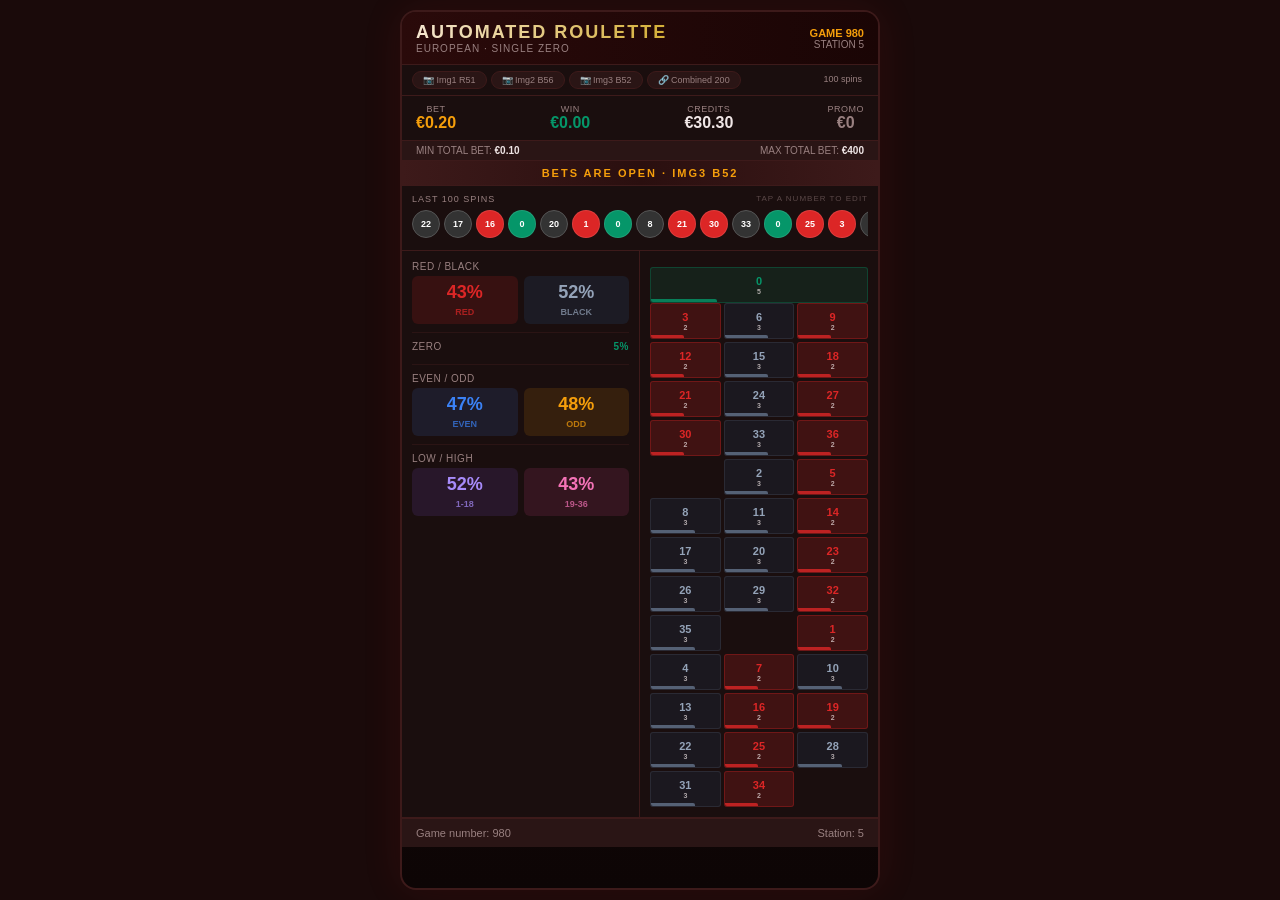
<file: replica/index.html>
<!DOCTYPE html>
<html lang="en">
<head>
<meta charset="UTF-8">
<meta name="viewport" content="width=device-width, initial-scale=1.0, maximum-scale=1.0, user-scalable=no">
<title>Roulette Dashboard Replica</title>
<link rel="stylesheet" href="replica.css">
</head>
<body>

<!-- EDIT OVERLAY -->
<div class="edit-overlay" id="editOverlay">
  <div class="edit-title">Edit <span id="editNumberLabel">#0</span> — hit count for last 100</div>
  <div class="edit-row">
    <input type="number" id="editCountInput" min="0" max="100" value="0">
    <button style="background:var(--green);color:white" onclick="confirmEdit()">✓</button>
    <button style="background:var(--panel-light);color:var(--text-dim)" onclick="closeEdit()">✗</button>
  </div>
</div>

<div class="dashboard" id="app">

  <!-- TOP BAR -->
  <div class="top-bar">
    <div>
      <div class="title">AUTOMATED ROULETTE</div>
      <div class="subtitle">EUROPEAN · SINGLE ZERO</div>
    </div>
    <div style="text-align:right">
      <div style="font-size:11px;color:var(--gold);font-weight:700" id="gameNumber">GAME 980</div>
      <div style="font-size:10px;color:var(--text-dim)" id="stationLabel">STATION 5</div>
    </div>
  </div>

  <!-- SESSION SWITCHER -->
  <div class="session-switcher" id="sessionSwitcher">
    <button class="session-btn" onclick="loadSession('image1',this)">📷 Img1 R51</button>
    <button class="session-btn" onclick="loadSession('image2',this)">📷 Img2 B56</button>
    <button class="session-btn active" onclick="loadSession('image3',this)">📷 Img3 B52</button>
    <button class="session-btn" onclick="loadSession('combined',this)">🔗 Combined 200</button>
    <span style="font-size:9px;color:var(--text-dim);margin-left:auto;padding:3px 6px" id="totalSpinsLabel">100 spins</span>
  </div>

  <!-- BET INFO -->
  <div class="bet-info">
    <div class="bet-info-item">
      <div class="label">BET</div>
      <div class="value gold" id="currentBet">€0.20</div>
    </div>
    <div class="bet-info-item">
      <div class="label">WIN</div>
      <div class="value green" id="currentWin">€0.00</div>
    </div>
    <div class="bet-info-item">
      <div class="label">CREDITS</div>
      <div class="value" id="credits">€30.30</div>
    </div>
    <div class="bet-info-item">
      <div class="label">PROMO</div>
      <div class="value" style="color:var(--text-dim)" id="promo">€0</div>
    </div>
  </div>
  <div class="bet-limits">
    <span>MIN TOTAL BET: <strong style="color:var(--text)">€0.10</strong></span>
    <span>MAX TOTAL BET: <strong style="color:var(--text)">€400</strong></span>
  </div>

  <!-- STATUS -->
  <div class="status-bar" id="statusBar">BETS ARE OPEN</div>

  <!-- RESULTS STRIP -->
  <div class="results-strip">
    <div class="header">LAST 100 SPINS <span style="float:right;font-size:8px;opacity:0.5">tap a number to edit</span></div>
    <div class="results-balls" id="resultsStrip"></div>
  </div>

  <!-- MAIN CONTENT -->
  <div class="main-content">

    <!-- LEFT: STATS PANEL -->
    <div class="stats-panel" id="statsPanel">
      <div class="stat-row">
        <div class="stat-label">RED / BLACK</div>
        <div class="stat-pair">
          <div class="stat-box red-bg"><span class="stat-pct" id="redPct">43%</span><span class="stat-name">RED</span></div>
          <div class="stat-box black-bg"><span class="stat-pct" id="blackPct">52%</span><span class="stat-name">BLACK</span></div>
        </div>
      </div>
      <div class="stat-row">
        <div class="stat-label" style="display:flex;justify-content:space-between">ZERO <span id="greenPct" style="color:var(--green);font-weight:700">5%</span></div>
      </div>
      <div class="stat-row">
        <div class="stat-label">EVEN / ODD</div>
        <div class="stat-pair">
          <div class="stat-box even-bg"><span class="stat-pct" id="evenPct">47%</span><span class="stat-name">EVEN</span></div>
          <div class="stat-box odd-bg"><span class="stat-pct" id="oddPct">48%</span><span class="stat-name">ODD</span></div>
        </div>
      </div>
      <div class="stat-row">
        <div class="stat-label">LOW / HIGH</div>
        <div class="stat-pair">
          <div class="stat-box low-bg"><span class="stat-pct" id="lowPct">52%</span><span class="stat-name">1-18</span></div>
          <div class="stat-box high-bg"><span class="stat-pct" id="highPct">43%</span><span class="stat-name">19-36</span></div>
        </div>
      </div>
    </div>

    <!-- RIGHT: BOARD -->
    <div class="board-panel">
      <div class="board-zero" id="boardZero"></div>
      <div class="board-grid" id="boardGrid"></div>
    </div>

  </div>

  <!-- BOTTOM BAR -->
  <div class="bottom-bar">
    <span id="bottomGameInfo">Game number: 980</span>
    <span id="bottomStation">Station: 5</span>
  </div>

</div>

<script src="../portfolio-engine.js"></script>
<script>
// ===========================
// DASHBOARD REPLICA ENGINE
// ===========================

// SESSION DATA
const SESSIONS = {
  image1: { red: 51, black: 44, green: 5, even: 47, odd: 48, low: 46, high: 49, total: 100, label: 'Img1 R51', game: '—', station: '—' },
  image2: { red: 39, black: 56, green: 5, even: 43, odd: 52, low: 53, high: 42, total: 100, label: 'Img2 B56', game: '2016', station: '—' },
  image3: { red: 43, black: 52, green: 5, even: 47, odd: 48, low: 52, high: 43, total: 100, label: 'Img3 B52', game: '980', station: '5' },
  combined: { red: 90, black: 100, green: 10, even: 90, odd: 100, low: 99, high: 91, total: 200, label: 'Combined', game: '—', station: 'ALL' }
};

let currentSession = 'image3';
let currentCounts = {};
let currentResults = [];

// ===========================
// INIT
// ===========================
function init() {
  loadSession('image3');
}

// ===========================
// LOAD SESSION
// ===========================
function loadSession(name, btn) {
  currentSession = name;
  const s = SESSIONS[name];
  if (!s) return;
  
  // Highlight button
  document.querySelectorAll('.session-btn').forEach(b => b.classList.remove('active'));
  if (btn) btn.classList.add('active');
  
  // Generate per-number counts from aggregates
  const counts = {};
  for (let n = 0; n <= 36; n++) {
    if (n === 0) {
      counts[n] = Math.round(s.green);
    } else if (ROU.isRed(n)) {
      counts[n] = Math.max(1, Math.round(s.red / 18));
    } else {
      counts[n] = Math.max(1, Math.round(s.black / 18));
    }
  }
  currentCounts = counts;
  
  // Generate results sequence (simulated from counts)
  currentResults = generateResults(counts, 20);
  
  // Update UI
  updateStats(s);
  updateBoard(counts, s.total);
  updateResultsStrip(currentResults);
  updateInfo(s);
  
  document.getElementById('totalSpinsLabel').textContent = s.total + ' spins';
  document.getElementById('statusBar').textContent = 'BETS ARE OPEN · ' + s.label;
}

// ===========================
// GENERATE RESULTS
// ===========================
function generateResults(counts, count) {
  const nums = [];
  const entries = Object.entries(counts).map(([k, v]) => ({ num: parseInt(k), weight: v }));
  const totalWeight = entries.reduce((s, e) => s + e.weight, 0);
  
  for (let i = 0; i < count; i++) {
    let r = Math.random() * totalWeight;
    for (const e of entries) {
      r -= e.weight;
      if (r <= 0) { nums.push(e.num); break; }
    }
  }
  return nums;
}

// ===========================
// UPDATE STATS
// ===========================
function updateStats(s) {
  document.getElementById('redPct').textContent = s.red + '%';
  document.getElementById('blackPct').textContent = s.black + '%';
  document.getElementById('greenPct').textContent = s.green + '%';
  document.getElementById('evenPct').textContent = s.even + '%';
  document.getElementById('oddPct').textContent = s.odd + '%';
  document.getElementById('lowPct').textContent = s.low + '%';
  document.getElementById('highPct').textContent = s.high + '%';
}

// ===========================
// UPDATE BOARD
// ===========================
function updateBoard(counts, total) {
  // Zero row
  const zeroDiv = document.getElementById('boardZero');
  const zeroCount = counts[0] || 0;
  const zeroBayes = (1 + zeroCount) / (37 + total);
  zeroDiv.innerHTML = `
    <div class="board-cell green-cell" onclick="openEdit(0)">
      <span class="num">0</span>
      <div class="prob-bar" style="width:${zeroBayes * 1500}px;background:var(--green)"></div>
      <span class="prob-label">${zeroCount}</span>
    </div>`;

  // Regular numbers in 3-column layout
  const grid = document.getElementById('boardGrid');
  let html = '';
  
  // European layout rows
  const layout = [
    [3, 6, 9, 12, 15, 18, 21, 24, 27, 30, 33, 36],
    [2, 5, 8, 11, 14, 17, 20, 23, 26, 29, 32, 35],
    [1, 4, 7, 10, 13, 16, 19, 22, 25, 28, 31, 34]
  ];
  
  for (const row of layout) {
    for (const num of row) {
      const count = counts[num] || 0;
      const bayesP = (1 + count) / (37 + total);
      const colour = ROU.isRed(num) ? 'red' : 'black';
      const cellClass = colour === 'red' ? 'red-cell' : 'black-cell';
      
      html += `<div class="board-cell ${cellClass}" onclick="openEdit(${num})">
        <span class="num">${num}</span>
        <div class="prob-bar" style="width:${Math.min(60, bayesP * 1500)}px;background:${colour === 'red' ? '#dc2626' : '#64748b'}"></div>
        <span class="prob-label">${count}</span>
      </div>`;
    }
    html += '<div style="width:100%;height:0"></div>'; // row break
  }
  
  grid.innerHTML = html;
}

// ===========================
// UPDATE RESULTS STRIP
// ===========================
function updateResultsStrip(results) {
  const strip = document.getElementById('resultsStrip');
  let html = '';
  for (const num of results) {
    const colour = num === 0 ? 'green' : ROU.isRed(num) ? 'red' : 'black';
    html += `<div class="result-ball ${colour}">${num}</div>`;
  }
  strip.innerHTML = html;
}

// ===========================
// UPDATE INFO
// ===========================
function updateInfo(s) {
  document.getElementById('gameNumber').textContent = s.game ? `GAME ${s.game}` : 'GAME —';
  document.getElementById('stationLabel').textContent = s.station ? `STATION ${s.station}` : 'STATION —';
  document.getElementById('bottomGameInfo').textContent = s.game ? `Game number: ${s.game}` : 'Game: —';
  document.getElementById('bottomStation').textContent = s.station ? `Station: ${s.station}` : 'Station: —';
}

// ===========================
// EDIT NUMBER COUNT
// ===========================
let editingNumber = null;

function openEdit(num) {
  editingNumber = num;
  document.getElementById('editNumberLabel').textContent = `#${num} (${num === 0 ? '🟢' : ROU.isRed(num) ? '🔴' : '⚫'})`;
  document.getElementById('editCountInput').value = currentCounts[num] || 0;
  document.getElementById('editOverlay').classList.add('show');
}

function confirmEdit() {
  if (editingNumber === null) return;
  const val = parseInt(document.getElementById('editCountInput').value) || 0;
  currentCounts[editingNumber] = Math.max(0, val);
  
  // Recalculate totals
  const total = Object.values(currentCounts).reduce((a, b) => a + b, 0);
  let red = 0, black = 0, green = 0;
  for (const [k, v] of Object.entries(currentCounts)) {
    const n = parseInt(k);
    if (n === 0) green += v;
    else if (ROU.isRed(n)) red += v;
    else black += v;
  }
  
  // Update stats
  document.getElementById('redPct').textContent = total > 0 ? Math.round(red / total * 100) + '%' : '0%';
  document.getElementById('blackPct').textContent = total > 0 ? Math.round(black / total * 100) + '%' : '0%';
  document.getElementById('greenPct').textContent = total > 0 ? Math.round(green / total * 100) + '%' : '0%';
  document.getElementById('totalSpinsLabel').textContent = total + ' spins';
  
  // Update board
  updateBoard(currentCounts, total);
  
  // Update results strip
  currentResults = generateResults(currentCounts, 20);
  updateResultsStrip(currentResults);
  
  closeEdit();
}

function closeEdit() {
  editingNumber = null;
  document.getElementById('editOverlay').classList.remove('show');
}

// ===========================
// START
// ===========================
document.addEventListener('DOMContentLoaded', init);
</script>
</body>
</html>
</file>
<file: replica/replica.css>
/* Roulette Dashboard Replica — matches casino screen layout */
:root {
  --bg: #1a0a0a;
  --surface: #2d0f0f;
  --panel: #1a0e0e;
  --panel-light: #2a1515;
  --border: #3d1a1a;
  --red: #dc2626;
  --red-glow: rgba(220,38,38,0.3);
  --black: #1e293b;
  --green: #059669;
  --gold: #f59e0b;
  --text: #f0e6e6;
  --text-dim: #998080;
  --accent: #3b82f6;
}

* { box-sizing: border-box; margin: 0; padding: 0; }
body {
  font-family: -apple-system, BlinkMacSystemFont, 'Segoe UI', Roboto, sans-serif;
  background: var(--bg);
  color: var(--text);
  min-height: 100vh;
  display: flex;
  justify-content: center;
}

.dashboard {
  width: 100%;
  max-width: 480px;
  background: linear-gradient(180deg, #1a0a0a 0%, #0d0505 100%);
  border: 2px solid var(--border);
  border-radius: 16px;
  overflow: hidden;
  margin: 10px;
  box-shadow: 0 0 40px rgba(220,38,38,0.1);
}

/* ── TOP BAR ── */
.top-bar {
  background: linear-gradient(90deg, #2a0a0a, #1a0505);
  padding: 10px 14px;
  display: flex;
  justify-content: space-between;
  align-items: center;
  border-bottom: 1px solid var(--border);
}
.top-bar .title {
  font-size: 18px;
  font-weight: 800;
  letter-spacing: 2px;
  background: linear-gradient(90deg, #f5e6d0, #d4af37);
  -webkit-background-clip: text;
  -webkit-text-fill-color: transparent;
}
.top-bar .subtitle { font-size: 10px; color: var(--text-dim); letter-spacing: 1px; }

/* ── BET INFO ROW ── */
.bet-info {
  display: flex;
  justify-content: space-between;
  padding: 8px 14px;
  background: var(--panel);
  border-bottom: 1px solid var(--border);
}
.bet-info-item { text-align: center; }
.bet-info-item .label { font-size: 9px; color: var(--text-dim); text-transform: uppercase; letter-spacing: 0.5px; }
.bet-info-item .value { font-size: 16px; font-weight: 700; }
.bet-info-item .value.gold { color: var(--gold); }
.bet-info-item .value.green { color: var(--green); }
.bet-limits {
  display: flex;
  justify-content: space-between;
  padding: 4px 14px;
  font-size: 10px;
  color: var(--text-dim);
  background: var(--panel-light);
  border-bottom: 1px solid var(--border);
}

/* ── STATUS BAR ── */
.status-bar {
  text-align: center;
  padding: 6px;
  background: linear-gradient(90deg, #3d1a1a, #2a0f0f, #3d1a1a);
  font-size: 11px;
  font-weight: 600;
  text-transform: uppercase;
  letter-spacing: 2px;
  color: var(--gold);
  border-bottom: 1px solid var(--border);
}

/* ── RESULTS STRIP ── */
.results-strip {
  padding: 8px 10px;
  background: var(--panel);
  border-bottom: 1px solid var(--border);
}
.results-strip .header {
  font-size: 9px;
  color: var(--text-dim);
  text-transform: uppercase;
  letter-spacing: 1px;
  margin-bottom: 6px;
}
.results-balls {
  display: flex;
  gap: 4px;
  overflow-x: auto;
  padding-bottom: 4px;
}
.result-ball {
  width: 28px;
  height: 28px;
  border-radius: 50%;
  display: flex;
  align-items: center;
  justify-content: center;
  font-size: 9px;
  font-weight: 700;
  flex-shrink: 0;
  border: 1px solid rgba(255,255,255,0.1);
}
.result-ball.red { background: var(--red); color: white; }
.result-ball.black { background: #333; color: white; border-color: #555; }
.result-ball.green { background: var(--green); color: white; }

/* ── MAIN CONTENT ── */
.main-content {
  display: grid;
  grid-template-columns: 1fr 1fr;
  gap: 0;
  border-bottom: 1px solid var(--border);
}

/* LEFT: Stats Panel */
.stats-panel {
  padding: 10px;
  background: var(--panel);
  border-right: 1px solid var(--border);
}
.stat-row {
  margin-bottom: 8px;
  padding-bottom: 8px;
  border-bottom: 1px solid rgba(61,26,26,0.5);
}
.stat-row:last-child { border-bottom: none; margin-bottom: 0; padding-bottom: 0; }
.stat-row .stat-label {
  font-size: 10px;
  color: var(--text-dim);
  text-transform: uppercase;
  letter-spacing: 0.5px;
  margin-bottom: 4px;
}
.stat-row .stat-pair {
  display: flex;
  gap: 6px;
  align-items: center;
}
.stat-pair .stat-box {
  flex: 1;
  padding: 6px 8px;
  border-radius: 6px;
  text-align: center;
  font-size: 13px;
  font-weight: 700;
}
.stat-pair .stat-box .stat-pct { font-size: 18px; display: block; }
.stat-pair .stat-box .stat-name { font-size: 9px; opacity: 0.7; }
.stat-box.red-bg { background: rgba(220,38,38,0.15); color: var(--red); }
.stat-box.black-bg { background: rgba(30,41,59,0.5); color: #94a3b8; }
.stat-box.green-bg { background: rgba(5,150,105,0.15); color: var(--green); }
.stat-box.even-bg { background: rgba(59,130,246,0.12); color: var(--accent); }
.stat-box.odd-bg { background: rgba(245,158,11,0.12); color: var(--gold); }
.stat-box.low-bg { background: rgba(139,92,246,0.12); color: #a78bfa; }
.stat-box.high-bg { background: rgba(236,72,153,0.12); color: #f472b6; }

/* RIGHT: Board Grid */
.board-panel {
  padding: 10px;
  background: var(--panel);
}
.board-grid {
  display: grid;
  grid-template-columns: repeat(3, 1fr);
  gap: 3px;
}
.board-cell {
  padding: 4px 2px;
  border-radius: 3px;
  text-align: center;
  font-size: 10px;
  font-weight: 700;
  position: relative;
  overflow: hidden;
  cursor: pointer;
  transition: all 0.2s;
  min-height: 36px;
  display: flex;
  flex-direction: column;
  align-items: center;
  justify-content: center;
}
.board-cell:hover {
  transform: scale(1.05);
  z-index: 2;
}
.board-cell .num { position: relative; z-index: 1; font-size: 11px; }
.board-cell .prob-bar {
  position: absolute;
  bottom: 0;
  left: 0;
  height: 3px;
  border-radius: 0 2px 0 0;
  opacity: 0.8;
  transition: width 0.3s;
}
.board-cell .prob-label {
  position: relative;
  z-index: 1;
  font-size: 7px;
  opacity: 0.7;
  margin-top: 1px;
}
.board-cell.red-cell { background: rgba(220,38,38,0.2); border: 1px solid rgba(220,38,38,0.3); }
.board-cell.red-cell .num { color: var(--red); }
.board-cell.black-cell { background: rgba(30,41,59,0.4); border: 1px solid rgba(100,116,139,0.2); }
.board-cell.black-cell .num { color: #94a3b8; }
.board-cell.green-cell { background: rgba(5,150,105,0.15); border: 1px solid rgba(5,150,105,0.3); }
.board-cell.green-cell .num { color: var(--green); }

.board-zero {
  display: flex;
  gap: 3px;
  margin-top: 6px;
}
.board-zero .board-cell { flex: 1; }

/* ── BOTTOM BAR ── */
.bottom-bar {
  display: flex;
  justify-content: space-between;
  padding: 8px 14px;
  background: var(--panel-light);
  font-size: 11px;
  color: var(--text-dim);
  border-top: 1px solid var(--border);
}

/* ── NUMBER ENTRY ── */
.edit-overlay {
  display: none;
  position: fixed;
  bottom: 0;
  left: 0;
  right: 0;
  background: var(--bg);
  border-top: 2px solid var(--gold);
  padding: 16px;
  z-index: 100;
  box-shadow: 0 -8px 32px rgba(0,0,0,0.8);
}
.edit-overlay.show { display: block; }
.edit-overlay .edit-title { font-size: 14px; font-weight: 700; margin-bottom: 8px; }
.edit-overlay .edit-title span { color: var(--gold); }
.edit-row { display: flex; gap: 8px; align-items: center; margin-bottom: 8px; }
.edit-row input {
  flex: 1;
  padding: 8px 12px;
  background: var(--panel);
  border: 1px solid var(--border);
  border-radius: 6px;
  color: var(--text);
  font-size: 16px;
  text-align: center;
}
.edit-row button {
  padding: 8px 16px;
  border: none;
  border-radius: 6px;
  font-weight: 600;
  cursor: pointer;
}

/* ── SESSION SWITCHER ── */
.session-switcher {
  display: flex;
  gap: 4px;
  padding: 6px 10px;
  background: var(--panel);
  border-bottom: 1px solid var(--border);
  overflow-x: auto;
}
.session-btn {
  padding: 3px 10px;
  border: 1px solid var(--border);
  background: var(--panel-light);
  color: var(--text-dim);
  border-radius: 10px;
  font-size: 9px;
  cursor: pointer;
  white-space: nowrap;
  transition: all 0.2s;
}
.session-btn.active {
  border-color: var(--gold);
  color: var(--gold);
  background: rgba(245,158,11,0.1);
}
.session-btn:hover:not(.active) { border-color: var(--accent); color: var(--text); }

@media (max-width: 400px) {
  .main-content { grid-template-columns: 1fr; }
  .stats-panel { border-right: none; border-bottom: 1px solid var(--border); }
  .board-grid { grid-template-columns: repeat(4, 1fr); }
  .top-bar .title { font-size: 14px; }
}
</file>
